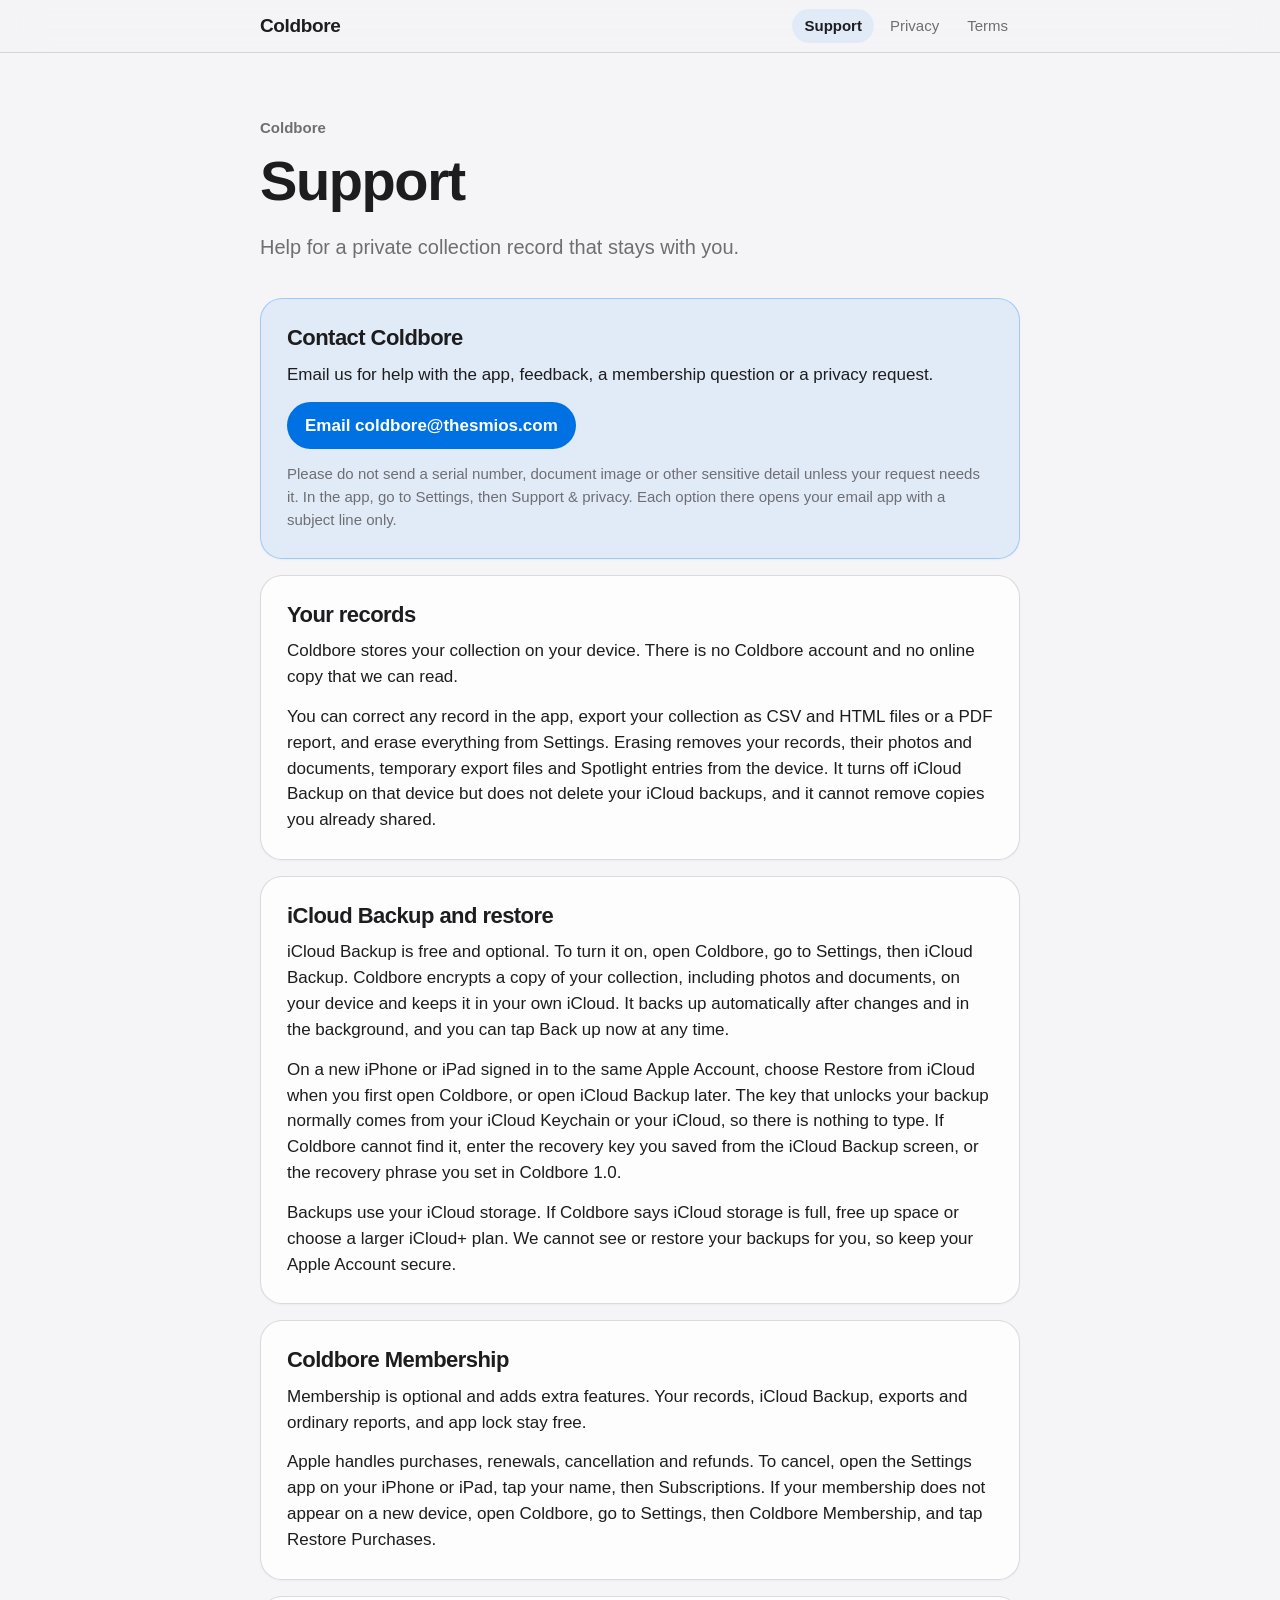
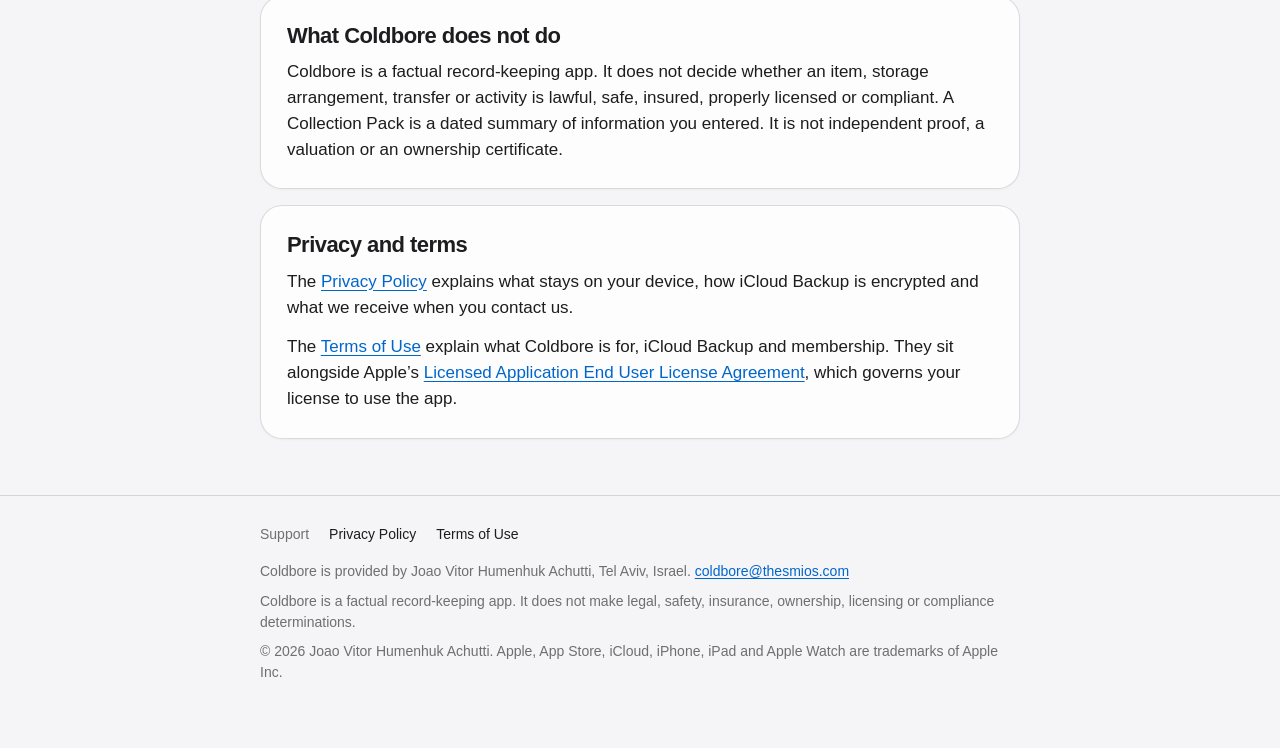
<file: index.html>
<!doctype html>
<html lang="en-US">
<head>
<meta charset="utf-8">
<meta name="viewport" content="width=device-width, initial-scale=1">
<meta http-equiv="refresh" content="0; url=coldbore/support/">
<title>Coldbore</title>
<link rel="icon" href="coldbore/favicon.svg" type="image/svg+xml">
<link rel="apple-touch-icon" href="coldbore/apple-touch-icon.png">
</head>
<body>
<p><a href="coldbore/support/">Coldbore support</a> · <a href="coldbore/privacy/">Privacy Policy</a> · <a href="coldbore/terms/">Terms of Use</a></p>
</body>
</html>
</file>
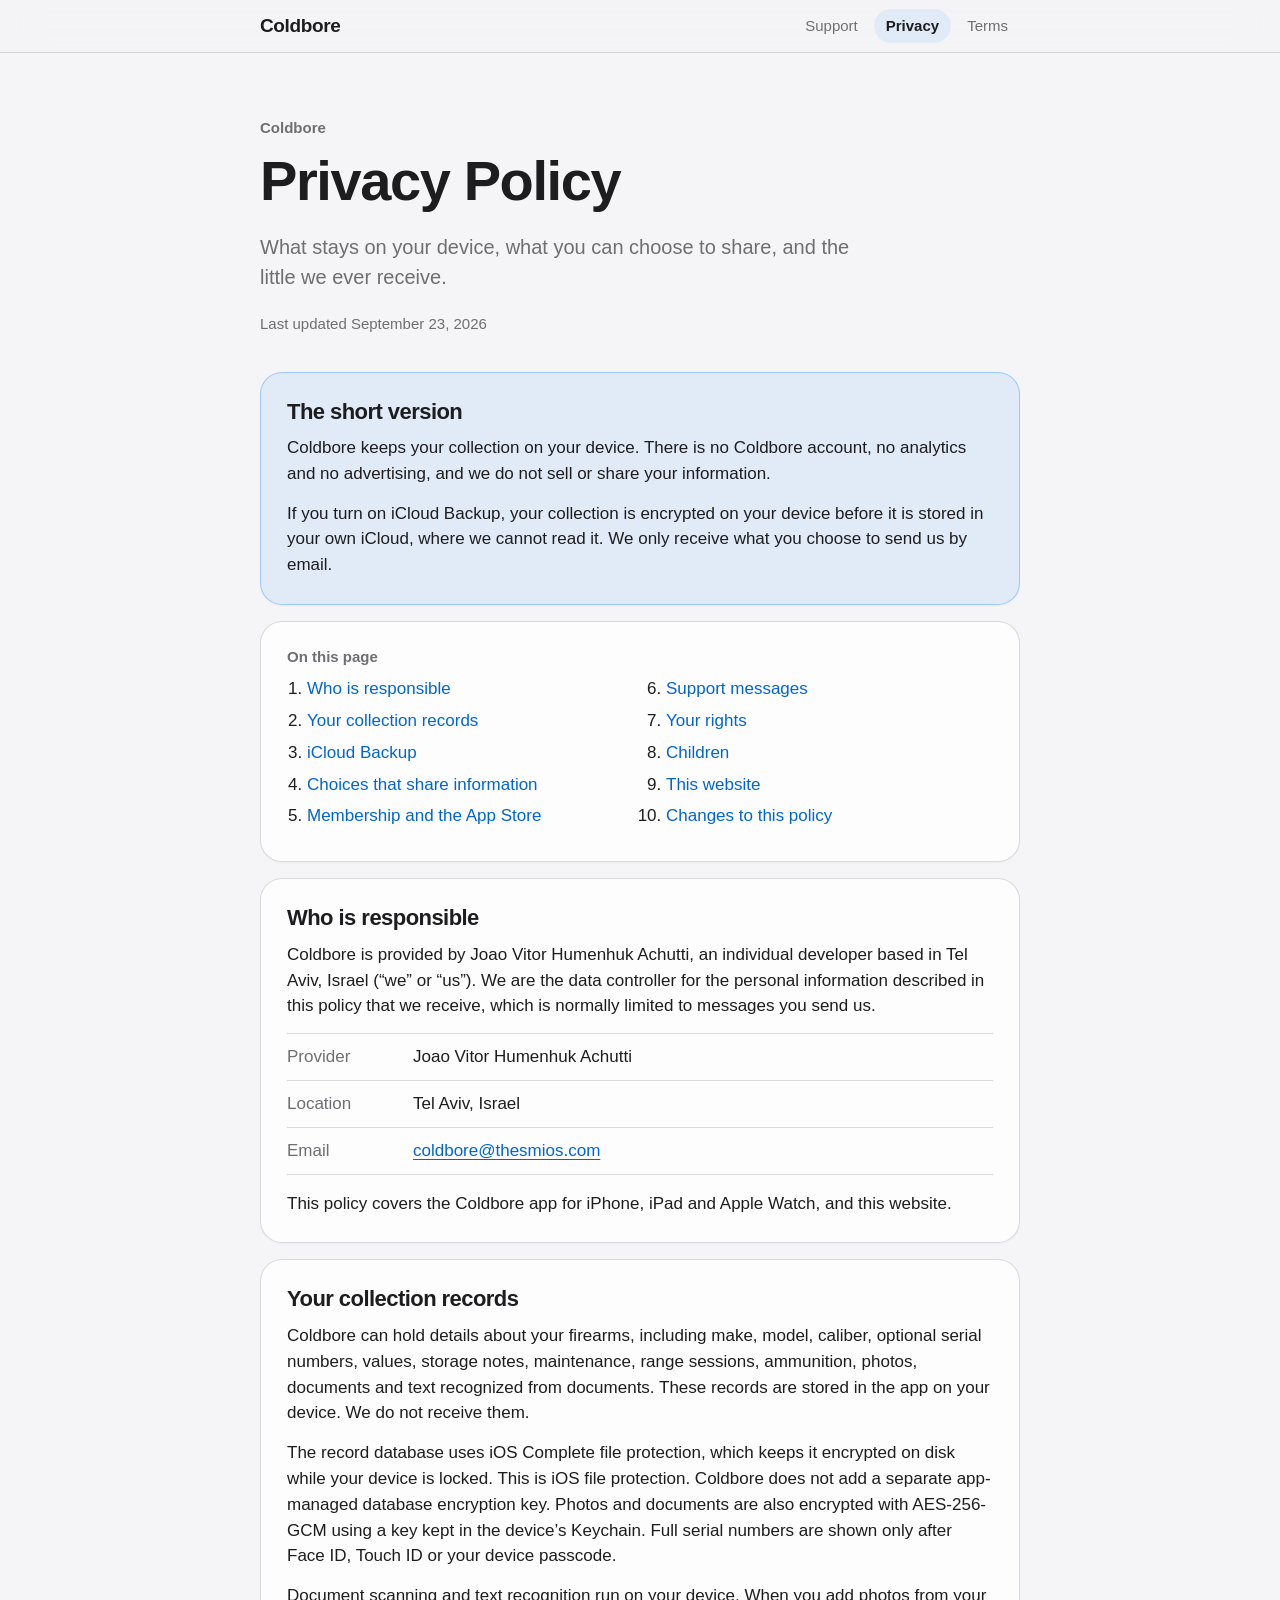
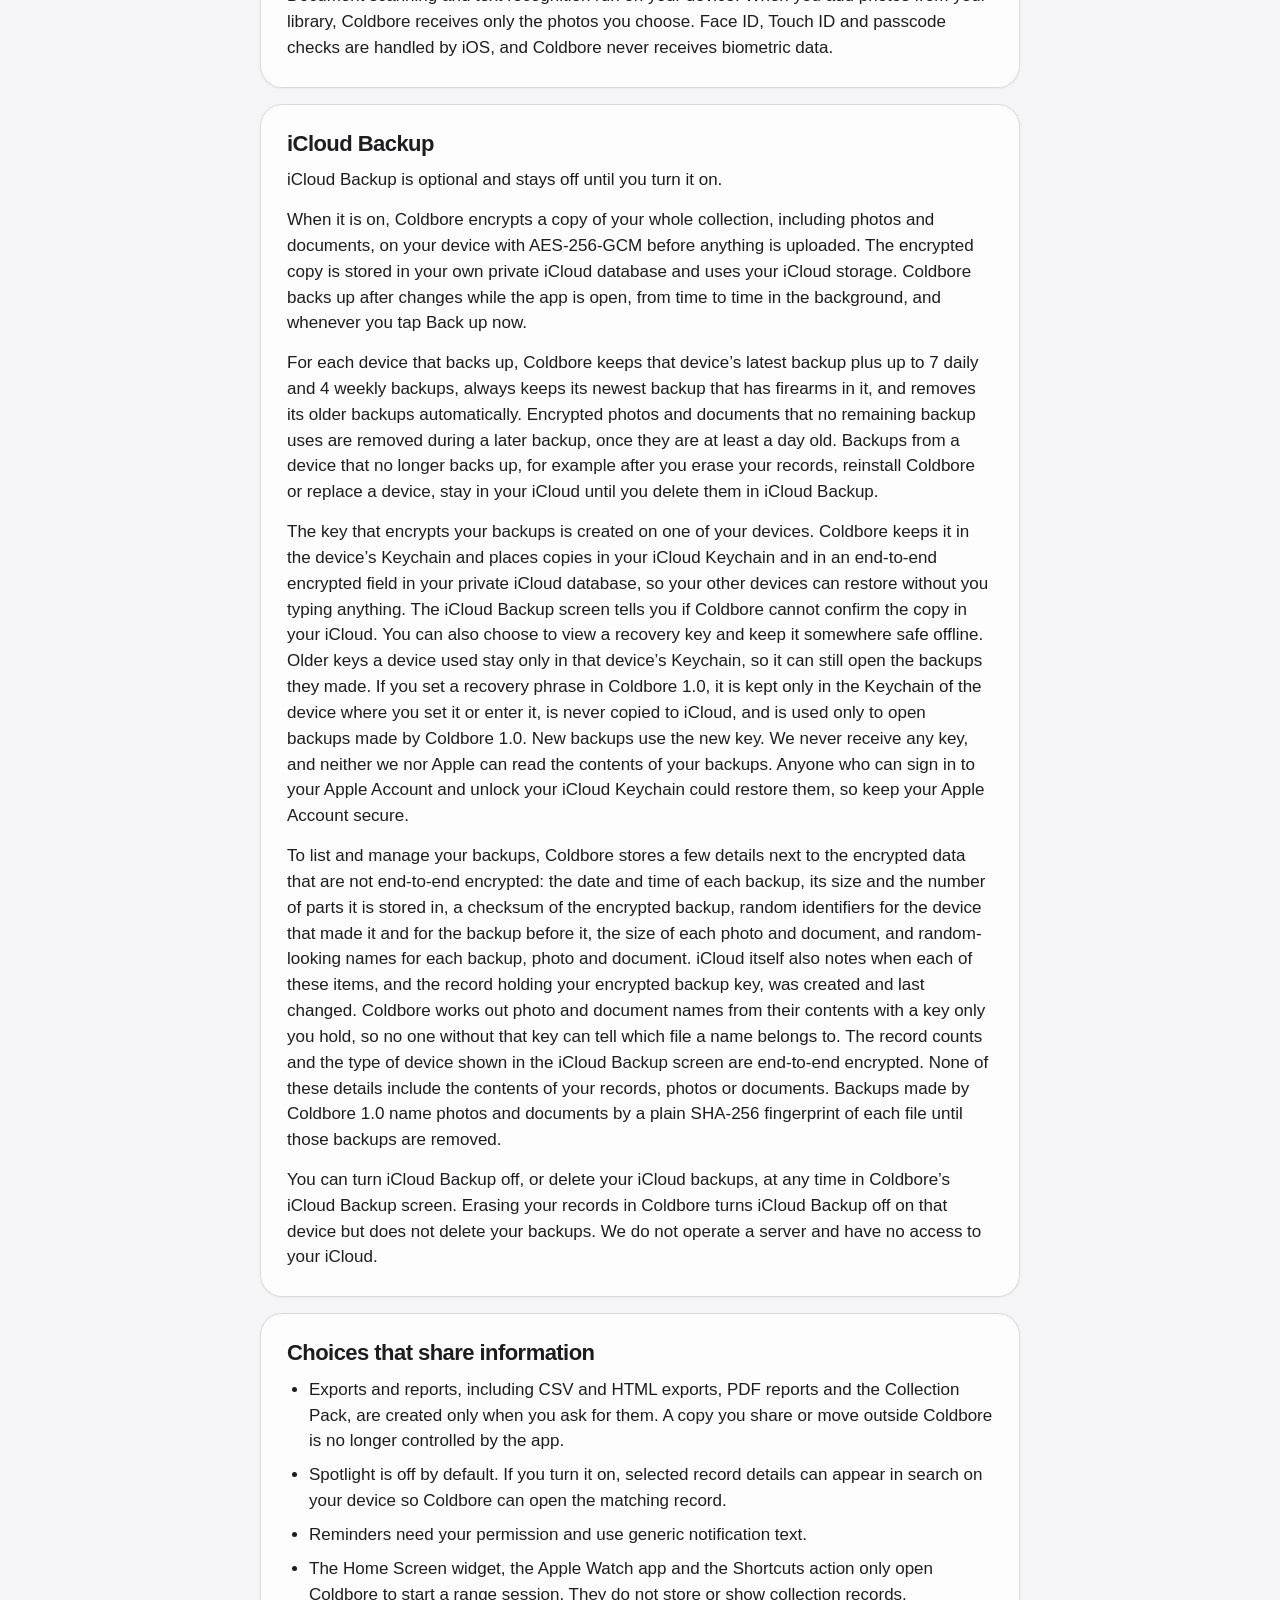
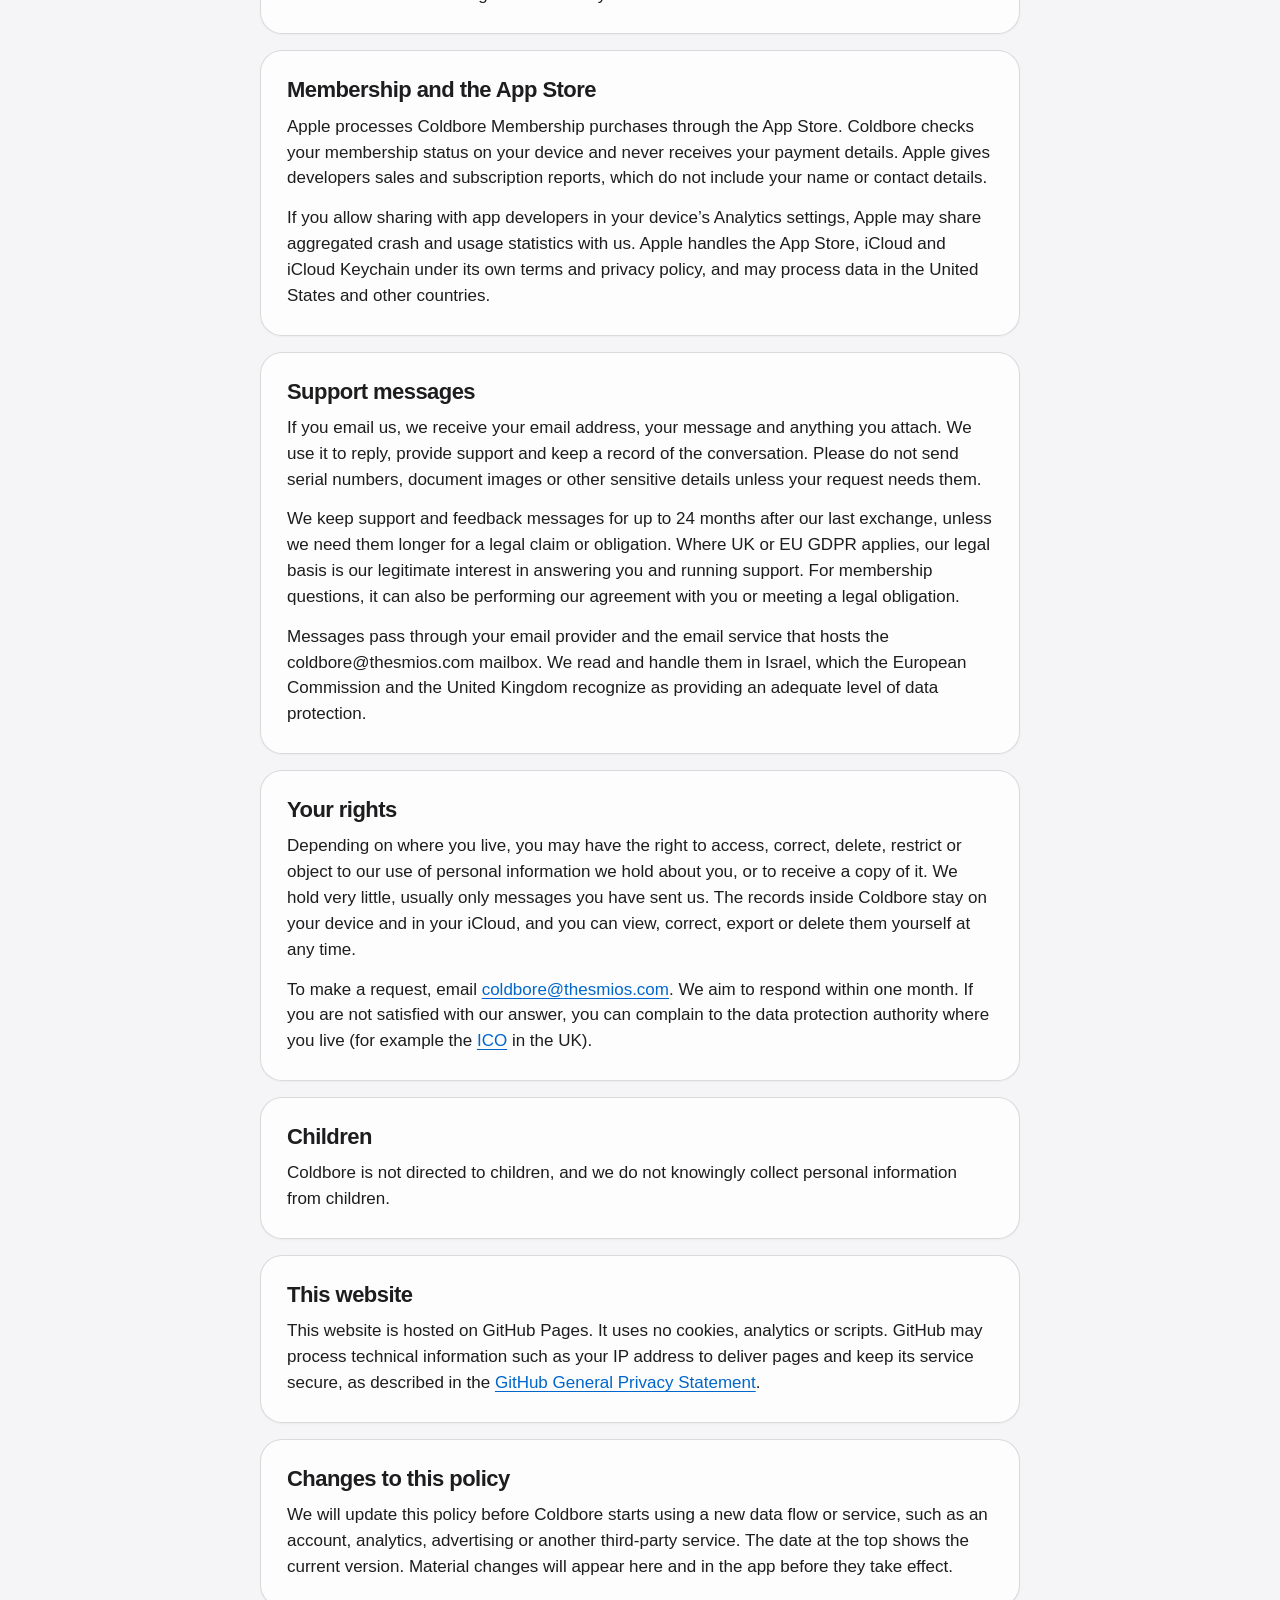
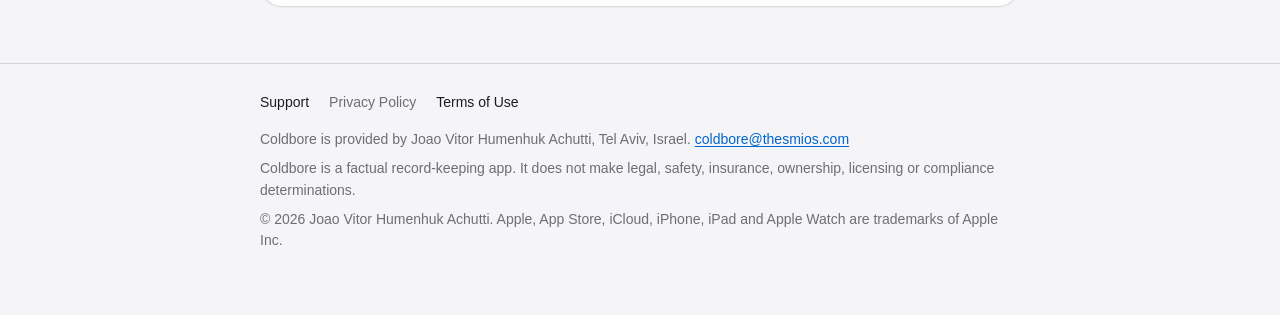
<file: coldbore/privacy/index.html>
<!doctype html>
<html lang="en-US">
  <head>
    <meta charset="utf-8">
    <meta name="viewport" content="width=device-width, initial-scale=1">
    <meta name="color-scheme" content="light dark">
    <meta name="description" content="Privacy Policy for Coldbore, the private collection record app. What stays on your device, how iCloud Backup is encrypted, and what we receive.">
    <title>Privacy Policy | Coldbore</title>
    <link rel="stylesheet" href="../site.css">
    <link rel="icon" href="../favicon.svg" type="image/svg+xml">
    <link rel="icon" href="../favicon-32.png" sizes="32x32" type="image/png">
    <link rel="icon" href="../favicon-48.png" sizes="48x48" type="image/png">
    <link rel="apple-touch-icon" href="../apple-touch-icon.png">
  </head>
  <body>
    <a class="skip-link" href="#content">Skip to content</a>
    <header class="site-header">
      <div class="wrap">
        <a class="brand" href="../support/">Coldbore</a>
        <nav class="site-nav" aria-label="Coldbore pages">
          <a href="../support/">Support</a>
          <a href="../privacy/" aria-current="page">Privacy</a>
          <a href="../terms/">Terms</a>
        </nav>
      </div>
    </header>

    <main id="content">
      <p class="eyebrow">Coldbore</p>
      <h1>Privacy Policy</h1>
      <p class="lede">What stays on your device, what you can choose to share, and the little we ever receive.</p>
      <p class="meta">Last updated September 23, 2026</p>

      <section class="card callout">
        <h2>The short version</h2>
        <p>Coldbore keeps your collection on your device. There is no Coldbore account, no analytics and no advertising, and we do not sell or share your information.</p>
        <p>If you turn on iCloud Backup, your collection is encrypted on your device before it is stored in your own iCloud, where we cannot read it. We only receive what you choose to send us by email.</p>
      </section>

      <nav class="card toc" aria-label="On this page">
        <h2>On this page</h2>
        <ol>
          <li><a href="#responsible">Who is responsible</a></li>
          <li><a href="#records">Your collection records</a></li>
          <li><a href="#icloud-backup">iCloud Backup</a></li>
          <li><a href="#choices">Choices that share information</a></li>
          <li><a href="#membership">Membership and the App Store</a></li>
          <li><a href="#support">Support messages</a></li>
          <li><a href="#rights">Your rights</a></li>
          <li><a href="#children">Children</a></li>
          <li><a href="#website">This website</a></li>
          <li><a href="#changes">Changes to this policy</a></li>
        </ol>
      </nav>

      <section class="card" id="responsible">
        <h2>Who is responsible</h2>
        <p>Coldbore is provided by Joao Vitor Humenhuk Achutti, an individual developer based in Tel Aviv, Israel (“we” or “us”). We are the data controller for the personal information described in this policy that we receive, which is normally limited to messages you send us.</p>
        <dl class="details">
          <div><dt>Provider</dt><dd>Joao Vitor Humenhuk Achutti</dd></div>
          <div><dt>Location</dt><dd>Tel Aviv, Israel</dd></div>
          <div><dt>Email</dt><dd><a href="mailto:coldbore@thesmios.com?subject=Coldbore%20data-protection%20request">coldbore@thesmios.com</a></dd></div>
        </dl>
        <p>This policy covers the Coldbore app for iPhone, iPad and Apple Watch, and this website.</p>
      </section>

      <section class="card" id="records">
        <h2>Your collection records</h2>
        <p>Coldbore can hold details about your firearms, including make, model, caliber, optional serial numbers, values, storage notes, maintenance, range sessions, ammunition, photos, documents and text recognized from documents. These records are stored in the app on your device. We do not receive them.</p>
        <p>The record database uses iOS Complete file protection, which keeps it encrypted on disk while your device is locked. This is iOS file protection. Coldbore does not add a separate app-managed database encryption key. Photos and documents are also encrypted with AES-256-GCM using a key kept in the device’s Keychain. Full serial numbers are shown only after Face ID, Touch ID or your device passcode.</p>
        <p>Document scanning and text recognition run on your device. When you add photos from your library, Coldbore receives only the photos you choose. Face ID, Touch ID and passcode checks are handled by iOS, and Coldbore never receives biometric data.</p>
      </section>

      <section class="card" id="icloud-backup">
        <h2>iCloud Backup</h2>
        <p>iCloud Backup is optional and stays off until you turn it on.</p>
        <p>When it is on, Coldbore encrypts a copy of your whole collection, including photos and documents, on your device with AES-256-GCM before anything is uploaded. The encrypted copy is stored in your own private iCloud database and uses your iCloud storage. Coldbore backs up after changes while the app is open, from time to time in the background, and whenever you tap Back up now.</p>
        <p>For each device that backs up, Coldbore keeps that device’s latest backup plus up to 7 daily and 4 weekly backups, always keeps its newest backup that has firearms in it, and removes its older backups automatically. Encrypted photos and documents that no remaining backup uses are removed during a later backup, once they are at least a day old. Backups from a device that no longer backs up, for example after you erase your records, reinstall Coldbore or replace a device, stay in your iCloud until you delete them in iCloud Backup.</p>
        <p>The key that encrypts your backups is created on one of your devices. Coldbore keeps it in the device’s Keychain and places copies in your iCloud Keychain and in an end-to-end encrypted field in your private iCloud database, so your other devices can restore without you typing anything. The iCloud Backup screen tells you if Coldbore cannot confirm the copy in your iCloud. You can also choose to view a recovery key and keep it somewhere safe offline. Older keys a device used stay only in that device’s Keychain, so it can still open the backups they made. If you set a recovery phrase in Coldbore 1.0, it is kept only in the Keychain of the device where you set it or enter it, is never copied to iCloud, and is used only to open backups made by Coldbore 1.0. New backups use the new key. We never receive any key, and neither we nor Apple can read the contents of your backups. Anyone who can sign in to your Apple Account and unlock your iCloud Keychain could restore them, so keep your Apple Account secure.</p>
        <p>To list and manage your backups, Coldbore stores a few details next to the encrypted data that are not end-to-end encrypted: the date and time of each backup, its size and the number of parts it is stored in, a checksum of the encrypted backup, random identifiers for the device that made it and for the backup before it, the size of each photo and document, and random-looking names for each backup, photo and document. iCloud itself also notes when each of these items, and the record holding your encrypted backup key, was created and last changed. Coldbore works out photo and document names from their contents with a key only you hold, so no one without that key can tell which file a name belongs to. The record counts and the type of device shown in the iCloud Backup screen are end-to-end encrypted. None of these details include the contents of your records, photos or documents. Backups made by Coldbore 1.0 name photos and documents by a plain SHA-256 fingerprint of each file until those backups are removed.</p>
        <p>You can turn iCloud Backup off, or delete your iCloud backups, at any time in Coldbore’s iCloud Backup screen. Erasing your records in Coldbore turns iCloud Backup off on that device but does not delete your backups. We do not operate a server and have no access to your iCloud.</p>
      </section>

      <section class="card" id="choices">
        <h2>Choices that share information</h2>
        <ul>
          <li>Exports and reports, including CSV and HTML exports, PDF reports and the Collection Pack, are created only when you ask for them. A copy you share or move outside Coldbore is no longer controlled by the app.</li>
          <li>Spotlight is off by default. If you turn it on, selected record details can appear in search on your device so Coldbore can open the matching record.</li>
          <li>Reminders need your permission and use generic notification text.</li>
          <li>The Home Screen widget, the Apple Watch app and the Shortcuts action only open Coldbore to start a range session. They do not store or show collection records.</li>
        </ul>
      </section>

      <section class="card" id="membership">
        <h2>Membership and the App Store</h2>
        <p>Apple processes Coldbore Membership purchases through the App Store. Coldbore checks your membership status on your device and never receives your payment details. Apple gives developers sales and subscription reports, which do not include your name or contact details.</p>
        <p>If you allow sharing with app developers in your device’s Analytics settings, Apple may share aggregated crash and usage statistics with us. Apple handles the App Store, iCloud and iCloud Keychain under its own terms and privacy policy, and may process data in the United States and other countries.</p>
      </section>

      <section class="card" id="support">
        <h2>Support messages</h2>
        <p>If you email us, we receive your email address, your message and anything you attach. We use it to reply, provide support and keep a record of the conversation. Please do not send serial numbers, document images or other sensitive details unless your request needs them.</p>
        <p>We keep support and feedback messages for up to 24 months after our last exchange, unless we need them longer for a legal claim or obligation. Where UK or EU GDPR applies, our legal basis is our legitimate interest in answering you and running support. For membership questions, it can also be performing our agreement with you or meeting a legal obligation.</p>
        <p>Messages pass through your email provider and the email service that hosts the coldbore@thesmios.com mailbox. We read and handle them in Israel, which the European Commission and the United Kingdom recognize as providing an adequate level of data protection.</p>
      </section>

      <section class="card" id="rights">
        <h2>Your rights</h2>
        <p>Depending on where you live, you may have the right to access, correct, delete, restrict or object to our use of personal information we hold about you, or to receive a copy of it. We hold very little, usually only messages you have sent us. The records inside Coldbore stay on your device and in your iCloud, and you can view, correct, export or delete them yourself at any time.</p>
        <p>To make a request, email <a href="mailto:coldbore@thesmios.com?subject=Coldbore%20data-protection%20request">coldbore@thesmios.com</a>. We aim to respond within one month. If you are not satisfied with our answer, you can complain to the data protection authority where you live (for example the <a href="https://ico.org.uk">ICO</a> in the UK).</p>
      </section>

      <section class="card" id="children">
        <h2>Children</h2>
        <p>Coldbore is not directed to children, and we do not knowingly collect personal information from children.</p>
      </section>

      <section class="card" id="website">
        <h2>This website</h2>
        <p>This website is hosted on GitHub Pages. It uses no cookies, analytics or scripts. GitHub may process technical information such as your IP address to deliver pages and keep its service secure, as described in the <a href="https://docs.github.com/en/site-policy/privacy-policies/github-general-privacy-statement">GitHub General Privacy Statement</a>.</p>
      </section>

      <section class="card" id="changes">
        <h2>Changes to this policy</h2>
        <p>We will update this policy before Coldbore starts using a new data flow or service, such as an account, analytics, advertising or another third-party service. The date at the top shows the current version. Material changes will appear here and in the app before they take effect.</p>
      </section>
    </main>

    <footer class="site-footer">
      <div class="wrap">
        <nav class="footer-nav" aria-label="Coldbore pages">
          <a href="../support/">Support</a>
          <a href="../privacy/" aria-current="page">Privacy Policy</a>
          <a href="../terms/">Terms of Use</a>
        </nav>
        <p>Coldbore is provided by Joao Vitor Humenhuk Achutti, Tel Aviv, Israel. <a href="mailto:coldbore@thesmios.com?subject=Coldbore%20support">coldbore@thesmios.com</a></p>
        <p>Coldbore is a factual record-keeping app. It does not make legal, safety, insurance, ownership, licensing or compliance determinations.</p>
        <p>© 2026 Joao Vitor Humenhuk Achutti. Apple, App Store, iCloud, iPhone, iPad and Apple Watch are trademarks of Apple Inc.</p>
      </div>
    </footer>
  </body>
</html>
</file>
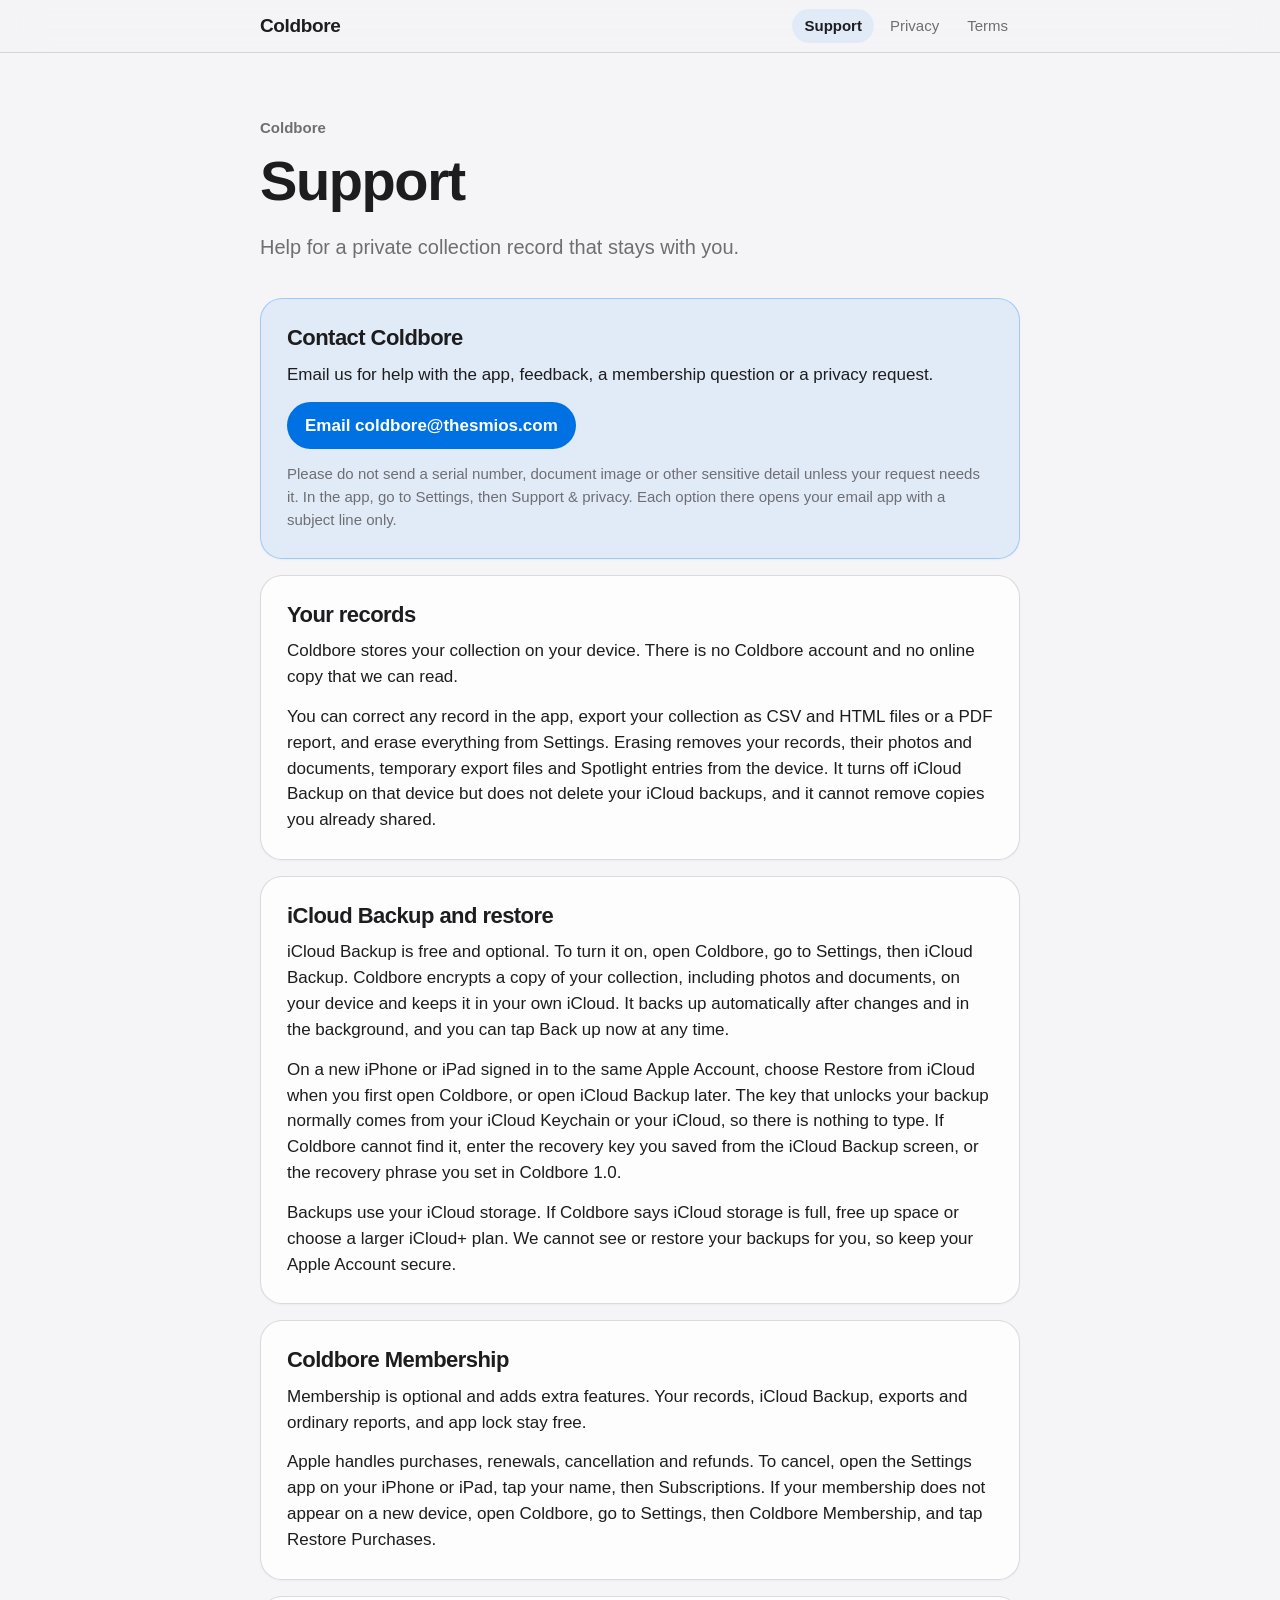
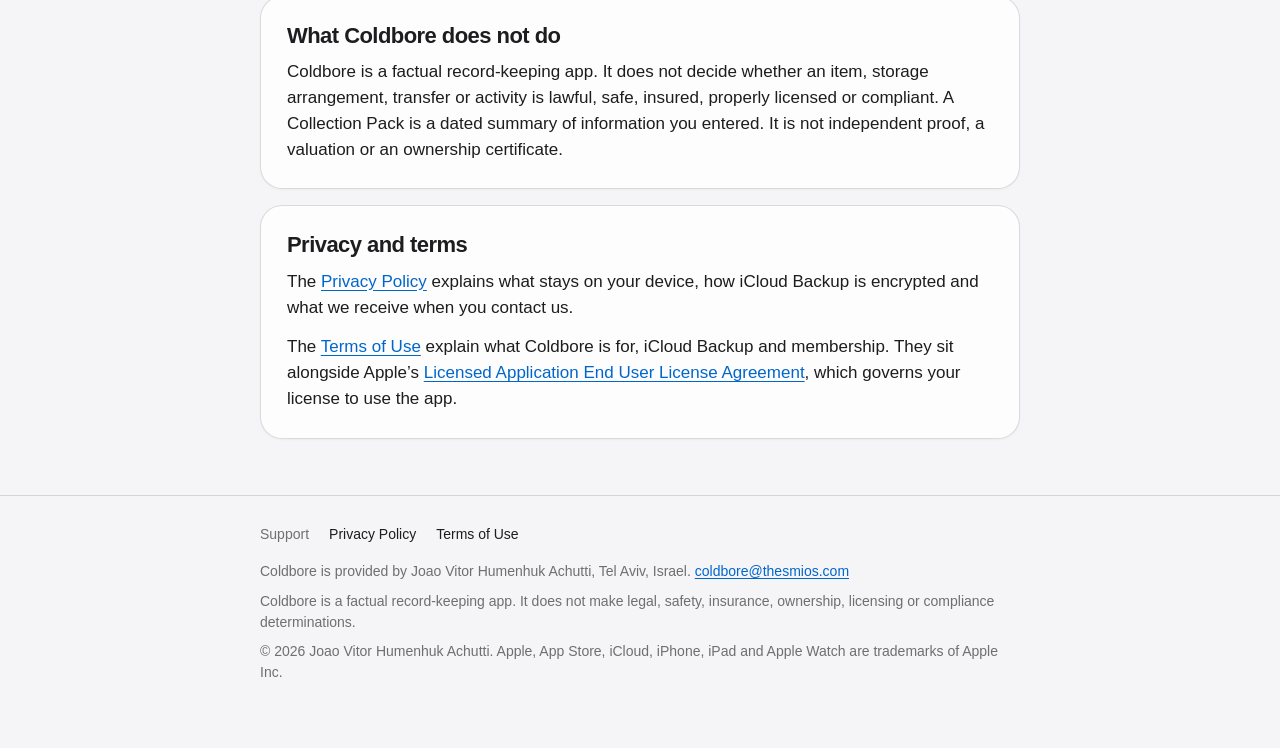
<file: coldbore/support/index.html>
<!doctype html>
<html lang="en-US">
  <head>
    <meta charset="utf-8">
    <meta name="viewport" content="width=device-width, initial-scale=1">
    <meta name="color-scheme" content="light dark">
    <meta name="description" content="Support for Coldbore, the private collection record app: contact, iCloud Backup and restore, membership and privacy.">
    <title>Support | Coldbore</title>
    <link rel="stylesheet" href="../site.css">
    <link rel="icon" href="../favicon.svg" type="image/svg+xml">
    <link rel="icon" href="../favicon-32.png" sizes="32x32" type="image/png">
    <link rel="icon" href="../favicon-48.png" sizes="48x48" type="image/png">
    <link rel="apple-touch-icon" href="../apple-touch-icon.png">
  </head>
  <body>
    <a class="skip-link" href="#content">Skip to content</a>
    <header class="site-header">
      <div class="wrap">
        <a class="brand" href="../support/">Coldbore</a>
        <nav class="site-nav" aria-label="Coldbore pages">
          <a href="../support/" aria-current="page">Support</a>
          <a href="../privacy/">Privacy</a>
          <a href="../terms/">Terms</a>
        </nav>
      </div>
    </header>

    <main id="content">
      <p class="eyebrow">Coldbore</p>
      <h1>Support</h1>
      <p class="lede">Help for a private collection record that stays with you.</p>

      <section class="card callout">
        <h2>Contact Coldbore</h2>
        <p>Email us for help with the app, feedback, a membership question or a privacy request.</p>
        <p><a class="button" href="mailto:coldbore@thesmios.com?subject=Coldbore%20support">Email coldbore@thesmios.com</a></p>
        <p class="note">Please do not send a serial number, document image or other sensitive detail unless your request needs it. In the app, go to Settings, then Support &amp; privacy. Each option there opens your email app with a subject line only.</p>
      </section>

      <section class="card">
        <h2>Your records</h2>
        <p>Coldbore stores your collection on your device. There is no Coldbore account and no online copy that we can read.</p>
        <p>You can correct any record in the app, export your collection as CSV and HTML files or a PDF report, and erase everything from Settings. Erasing removes your records, their photos and documents, temporary export files and Spotlight entries from the device. It turns off iCloud Backup on that device but does not delete your iCloud backups, and it cannot remove copies you already shared.</p>
      </section>

      <section class="card">
        <h2>iCloud Backup and restore</h2>
        <p>iCloud Backup is free and optional. To turn it on, open Coldbore, go to Settings, then iCloud Backup. Coldbore encrypts a copy of your collection, including photos and documents, on your device and keeps it in your own iCloud. It backs up automatically after changes and in the background, and you can tap Back up now at any time.</p>
        <p>On a new iPhone or iPad signed in to the same Apple Account, choose Restore from iCloud when you first open Coldbore, or open iCloud Backup later. The key that unlocks your backup normally comes from your iCloud Keychain or your iCloud, so there is nothing to type. If Coldbore cannot find it, enter the recovery key you saved from the iCloud Backup screen, or the recovery phrase you set in Coldbore 1.0.</p>
        <p>Backups use your iCloud storage. If Coldbore says iCloud storage is full, free up space or choose a larger iCloud+ plan. We cannot see or restore your backups for you, so keep your Apple Account secure.</p>
      </section>

      <section class="card">
        <h2>Coldbore Membership</h2>
        <p>Membership is optional and adds extra features. Your records, iCloud Backup, exports and ordinary reports, and app lock stay free.</p>
        <p>Apple handles purchases, renewals, cancellation and refunds. To cancel, open the Settings app on your iPhone or iPad, tap your name, then Subscriptions. If your membership does not appear on a new device, open Coldbore, go to Settings, then Coldbore Membership, and tap Restore Purchases.</p>
      </section>

      <section class="card">
        <h2>What Coldbore does not do</h2>
        <p>Coldbore is a factual record-keeping app. It does not decide whether an item, storage arrangement, transfer or activity is lawful, safe, insured, properly licensed or compliant. A Collection Pack is a dated summary of information you entered. It is not independent proof, a valuation or an ownership certificate.</p>
      </section>

      <section class="card">
        <h2>Privacy and terms</h2>
        <p>The <a href="../privacy/">Privacy Policy</a> explains what stays on your device, how iCloud Backup is encrypted and what we receive when you contact us.</p>
        <p>The <a href="../terms/">Terms of Use</a> explain what Coldbore is for, iCloud Backup and membership. They sit alongside Apple’s <a href="https://www.apple.com/legal/internet-services/itunes/dev/stdeula/">Licensed Application End User License Agreement</a>, which governs your license to use the app.</p>
      </section>
    </main>

    <footer class="site-footer">
      <div class="wrap">
        <nav class="footer-nav" aria-label="Coldbore pages">
          <a href="../support/" aria-current="page">Support</a>
          <a href="../privacy/">Privacy Policy</a>
          <a href="../terms/">Terms of Use</a>
        </nav>
        <p>Coldbore is provided by Joao Vitor Humenhuk Achutti, Tel Aviv, Israel. <a href="mailto:coldbore@thesmios.com?subject=Coldbore%20support">coldbore@thesmios.com</a></p>
        <p>Coldbore is a factual record-keeping app. It does not make legal, safety, insurance, ownership, licensing or compliance determinations.</p>
        <p>© 2026 Joao Vitor Humenhuk Achutti. Apple, App Store, iCloud, iPhone, iPad and Apple Watch are trademarks of Apple Inc.</p>
      </div>
    </footer>
  </body>
</html>
</file>
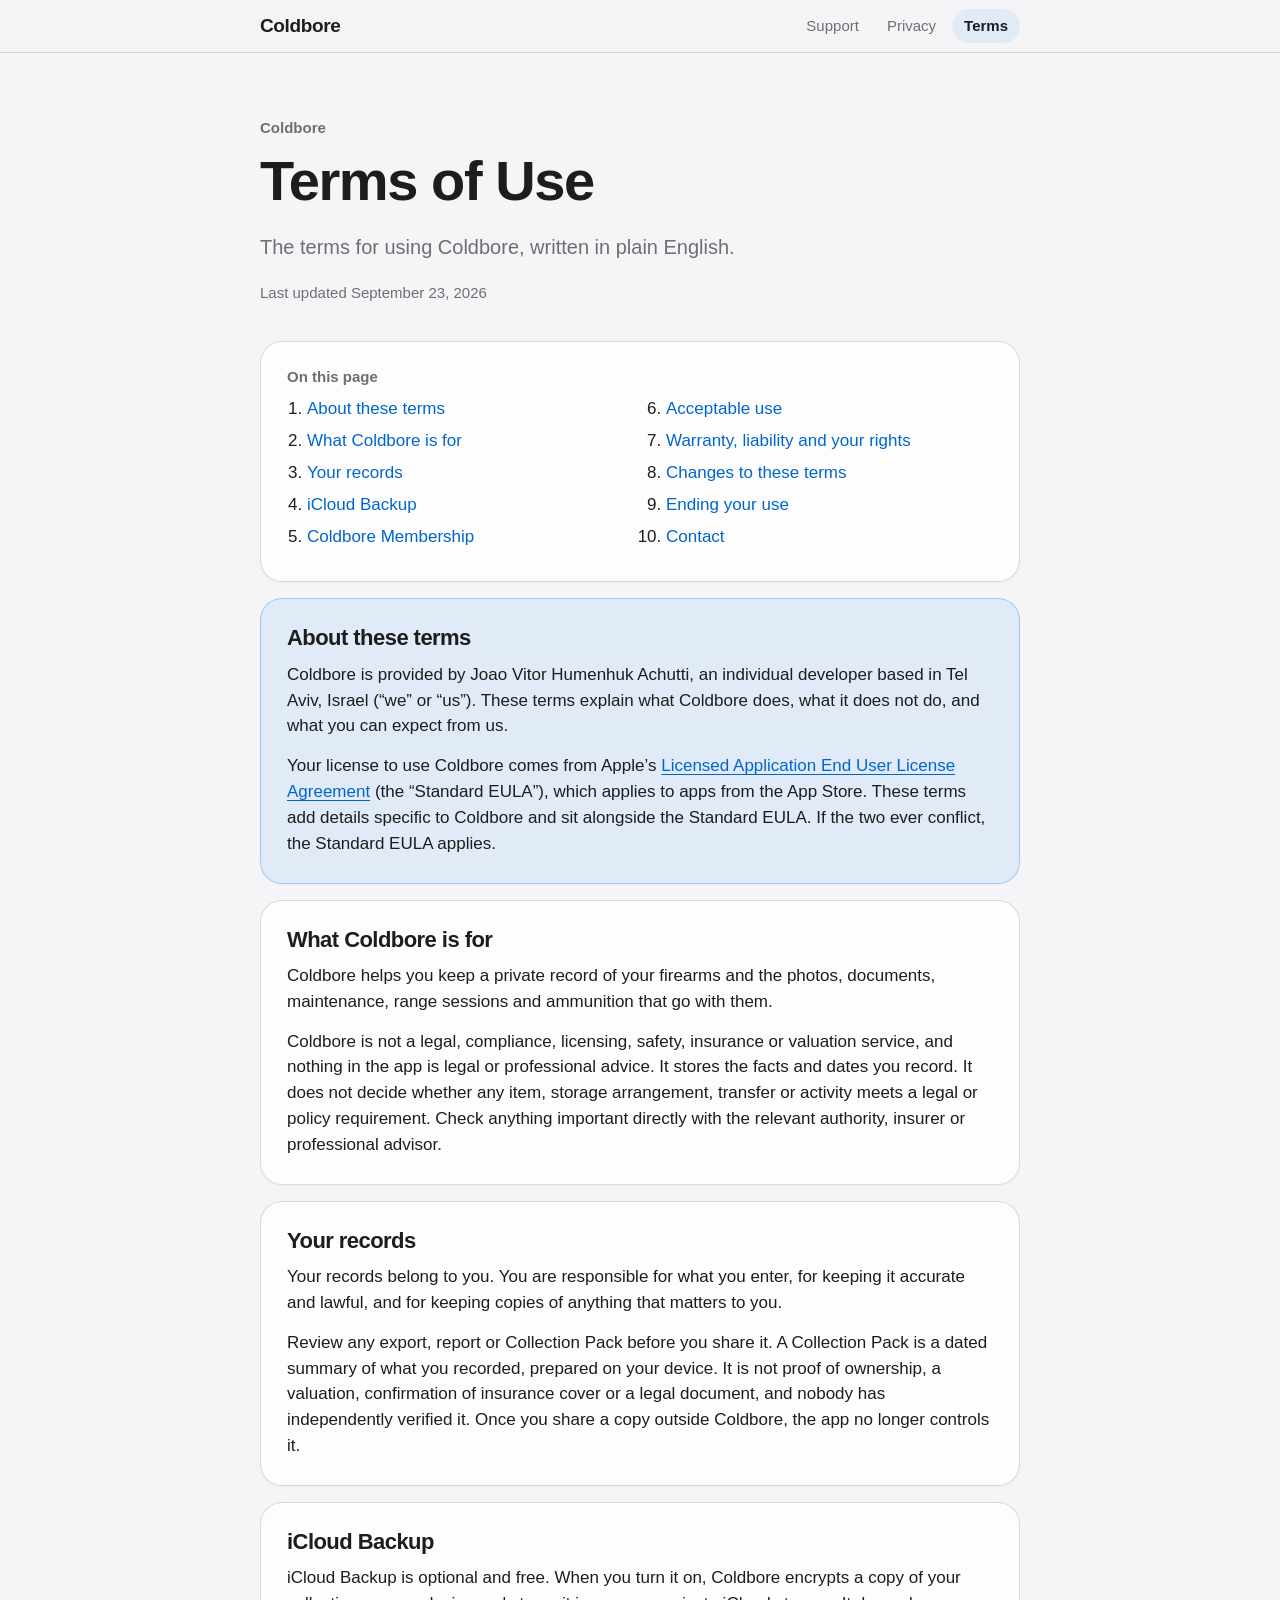
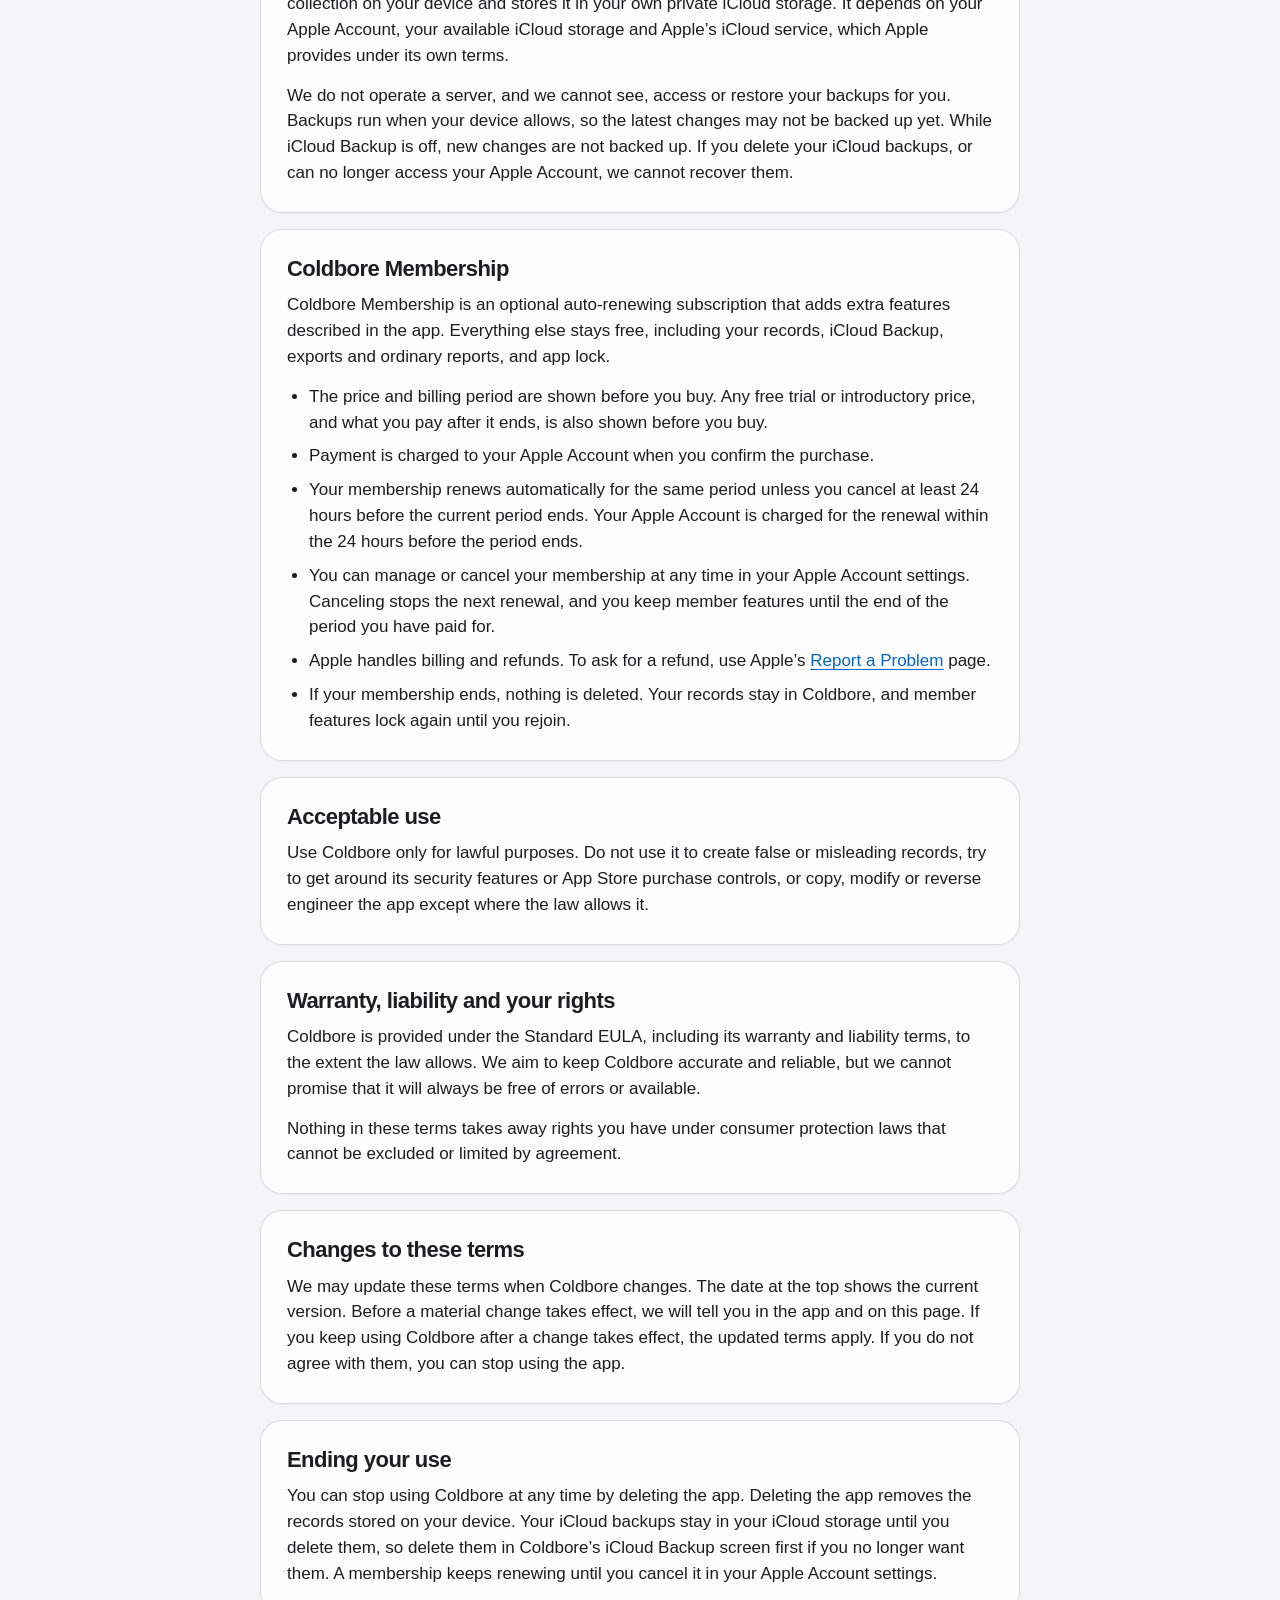
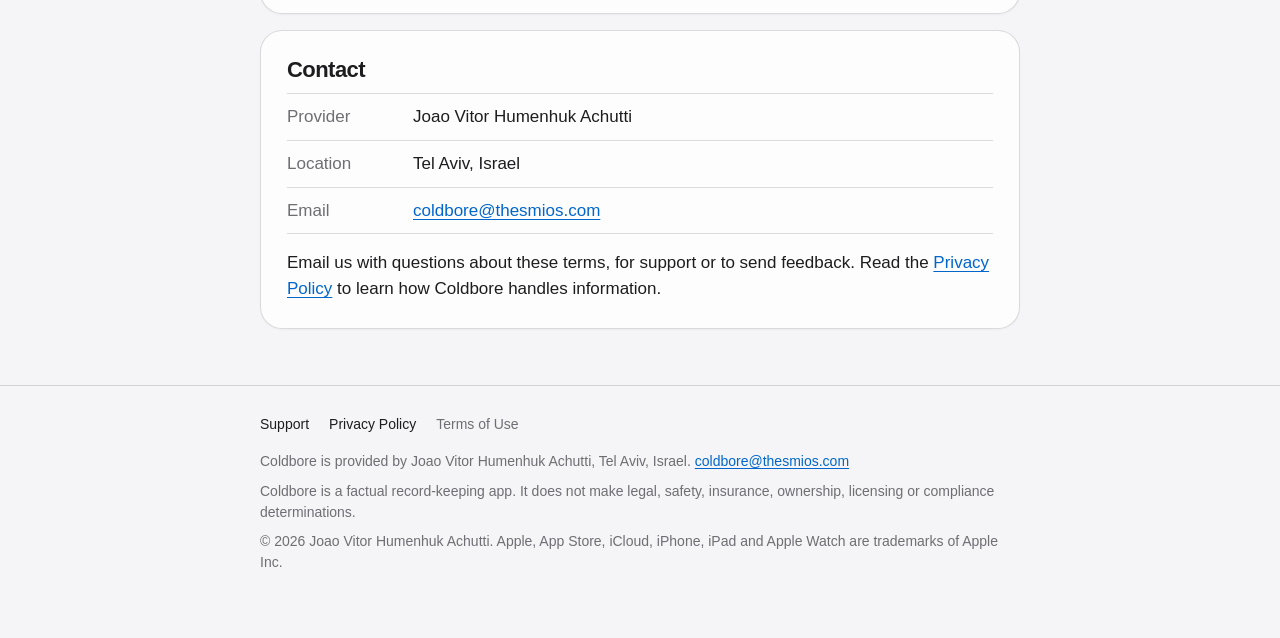
<file: coldbore/terms/index.html>
<!doctype html>
<html lang="en-US">
  <head>
    <meta charset="utf-8">
    <meta name="viewport" content="width=device-width, initial-scale=1">
    <meta name="color-scheme" content="light dark">
    <meta name="description" content="Terms of Use for Coldbore, the private collection record app for iPhone and iPad.">
    <title>Terms of Use | Coldbore</title>
    <link rel="stylesheet" href="../site.css">
    <link rel="icon" href="../favicon.svg" type="image/svg+xml">
    <link rel="icon" href="../favicon-32.png" sizes="32x32" type="image/png">
    <link rel="icon" href="../favicon-48.png" sizes="48x48" type="image/png">
    <link rel="apple-touch-icon" href="../apple-touch-icon.png">
  </head>
  <body>
    <a class="skip-link" href="#content">Skip to content</a>
    <header class="site-header">
      <div class="wrap">
        <a class="brand" href="../support/">Coldbore</a>
        <nav class="site-nav" aria-label="Coldbore pages">
          <a href="../support/">Support</a>
          <a href="../privacy/">Privacy</a>
          <a href="../terms/" aria-current="page">Terms</a>
        </nav>
      </div>
    </header>

    <main id="content">
      <p class="eyebrow">Coldbore</p>
      <h1>Terms of Use</h1>
      <p class="lede">The terms for using Coldbore, written in plain English.</p>
      <p class="meta">Last updated September 23, 2026</p>

      <nav class="card toc" aria-label="On this page">
        <h2>On this page</h2>
        <ol>
          <li><a href="#about">About these terms</a></li>
          <li><a href="#purpose">What Coldbore is for</a></li>
          <li><a href="#records">Your records</a></li>
          <li><a href="#icloud-backup">iCloud Backup</a></li>
          <li><a href="#membership">Coldbore Membership</a></li>
          <li><a href="#use">Acceptable use</a></li>
          <li><a href="#rights">Warranty, liability and your rights</a></li>
          <li><a href="#changes">Changes to these terms</a></li>
          <li><a href="#ending">Ending your use</a></li>
          <li><a href="#contact">Contact</a></li>
        </ol>
      </nav>

      <section class="card callout" id="about">
        <h2>About these terms</h2>
        <p>Coldbore is provided by Joao Vitor Humenhuk Achutti, an individual developer based in Tel Aviv, Israel (“we” or “us”). These terms explain what Coldbore does, what it does not do, and what you can expect from us.</p>
        <p>Your license to use Coldbore comes from Apple’s <a href="https://www.apple.com/legal/internet-services/itunes/dev/stdeula/">Licensed Application End User License Agreement</a> (the “Standard EULA”), which applies to apps from the App Store. These terms add details specific to Coldbore and sit alongside the Standard EULA. If the two ever conflict, the Standard EULA applies.</p>
      </section>

      <section class="card" id="purpose">
        <h2>What Coldbore is for</h2>
        <p>Coldbore helps you keep a private record of your firearms and the photos, documents, maintenance, range sessions and ammunition that go with them.</p>
        <p>Coldbore is not a legal, compliance, licensing, safety, insurance or valuation service, and nothing in the app is legal or professional advice. It stores the facts and dates you record. It does not decide whether any item, storage arrangement, transfer or activity meets a legal or policy requirement. Check anything important directly with the relevant authority, insurer or professional advisor.</p>
      </section>

      <section class="card" id="records">
        <h2>Your records</h2>
        <p>Your records belong to you. You are responsible for what you enter, for keeping it accurate and lawful, and for keeping copies of anything that matters to you.</p>
        <p>Review any export, report or Collection Pack before you share it. A Collection Pack is a dated summary of what you recorded, prepared on your device. It is not proof of ownership, a valuation, confirmation of insurance cover or a legal document, and nobody has independently verified it. Once you share a copy outside Coldbore, the app no longer controls it.</p>
      </section>

      <section class="card" id="icloud-backup">
        <h2>iCloud Backup</h2>
        <p>iCloud Backup is optional and free. When you turn it on, Coldbore encrypts a copy of your collection on your device and stores it in your own private iCloud storage. It depends on your Apple Account, your available iCloud storage and Apple’s iCloud service, which Apple provides under its own terms.</p>
        <p>We do not operate a server, and we cannot see, access or restore your backups for you. Backups run when your device allows, so the latest changes may not be backed up yet. While iCloud Backup is off, new changes are not backed up. If you delete your iCloud backups, or can no longer access your Apple Account, we cannot recover them.</p>
      </section>

      <section class="card" id="membership">
        <h2>Coldbore Membership</h2>
        <p>Coldbore Membership is an optional auto-renewing subscription that adds extra features described in the app. Everything else stays free, including your records, iCloud Backup, exports and ordinary reports, and app lock.</p>
        <ul>
          <li>The price and billing period are shown before you buy. Any free trial or introductory price, and what you pay after it ends, is also shown before you buy.</li>
          <li>Payment is charged to your Apple Account when you confirm the purchase.</li>
          <li>Your membership renews automatically for the same period unless you cancel at least 24 hours before the current period ends. Your Apple Account is charged for the renewal within the 24 hours before the period ends.</li>
          <li>You can manage or cancel your membership at any time in your Apple Account settings. Canceling stops the next renewal, and you keep member features until the end of the period you have paid for.</li>
          <li>Apple handles billing and refunds. To ask for a refund, use Apple’s <a href="https://reportaproblem.apple.com">Report a Problem</a> page.</li>
          <li>If your membership ends, nothing is deleted. Your records stay in Coldbore, and member features lock again until you rejoin.</li>
        </ul>
      </section>

      <section class="card" id="use">
        <h2>Acceptable use</h2>
        <p>Use Coldbore only for lawful purposes. Do not use it to create false or misleading records, try to get around its security features or App Store purchase controls, or copy, modify or reverse engineer the app except where the law allows it.</p>
      </section>

      <section class="card" id="rights">
        <h2>Warranty, liability and your rights</h2>
        <p>Coldbore is provided under the Standard EULA, including its warranty and liability terms, to the extent the law allows. We aim to keep Coldbore accurate and reliable, but we cannot promise that it will always be free of errors or available.</p>
        <p>Nothing in these terms takes away rights you have under consumer protection laws that cannot be excluded or limited by agreement.</p>
      </section>

      <section class="card" id="changes">
        <h2>Changes to these terms</h2>
        <p>We may update these terms when Coldbore changes. The date at the top shows the current version. Before a material change takes effect, we will tell you in the app and on this page. If you keep using Coldbore after a change takes effect, the updated terms apply. If you do not agree with them, you can stop using the app.</p>
      </section>

      <section class="card" id="ending">
        <h2>Ending your use</h2>
        <p>You can stop using Coldbore at any time by deleting the app. Deleting the app removes the records stored on your device. Your iCloud backups stay in your iCloud storage until you delete them, so delete them in Coldbore’s iCloud Backup screen first if you no longer want them. A membership keeps renewing until you cancel it in your Apple Account settings.</p>
      </section>

      <section class="card" id="contact">
        <h2>Contact</h2>
        <dl class="details">
          <div><dt>Provider</dt><dd>Joao Vitor Humenhuk Achutti</dd></div>
          <div><dt>Location</dt><dd>Tel Aviv, Israel</dd></div>
          <div><dt>Email</dt><dd><a href="mailto:coldbore@thesmios.com?subject=Coldbore%20support">coldbore@thesmios.com</a></dd></div>
        </dl>
        <p>Email us with questions about these terms, for support or to send feedback. Read the <a href="../privacy/">Privacy Policy</a> to learn how Coldbore handles information.</p>
      </section>
    </main>

    <footer class="site-footer">
      <div class="wrap">
        <nav class="footer-nav" aria-label="Coldbore pages">
          <a href="../support/">Support</a>
          <a href="../privacy/">Privacy Policy</a>
          <a href="../terms/" aria-current="page">Terms of Use</a>
        </nav>
        <p>Coldbore is provided by Joao Vitor Humenhuk Achutti, Tel Aviv, Israel. <a href="mailto:coldbore@thesmios.com?subject=Coldbore%20support">coldbore@thesmios.com</a></p>
        <p>Coldbore is a factual record-keeping app. It does not make legal, safety, insurance, ownership, licensing or compliance determinations.</p>
        <p>© 2026 Joao Vitor Humenhuk Achutti. Apple, App Store, iCloud, iPhone, iPad and Apple Watch are trademarks of Apple Inc.</p>
      </div>
    </footer>
  </body>
</html>
</file>
<file: coldbore/site.css>
:root {
  color-scheme: light dark;
  --page: #f5f5f7;
  --surface: rgba(255, 255, 255, 0.76);
  --bar: rgba(245, 245, 247, 0.82);
  --ink: #1d1d1f;
  --muted: #6e6e73;
  --line: rgba(60, 60, 67, 0.18);
  --link: #0066cc;
  --accent: #007aff;
  --accent-soft: rgba(0, 122, 255, 0.08);
  --accent-line: rgba(0, 122, 255, 0.3);
  /* White text on this blue is 4.7:1, so the button label passes WCAG AA in both appearances. */
  --button: #0071e3;
  --radius: 22px;
  --measure: 760px;
}

* { box-sizing: border-box; }

html { scroll-padding-top: 76px; }

body {
  margin: 0;
  background: var(--page);
  color: var(--ink);
  font-family: -apple-system, BlinkMacSystemFont, "SF Pro Text", "Helvetica Neue", sans-serif;
  font-size: 17px;
  line-height: 1.52;
  text-rendering: optimizeLegibility;
  -webkit-text-size-adjust: 100%;
}

a { color: var(--link); text-underline-offset: 0.16em; }

a:focus-visible {
  outline: 3px solid var(--accent);
  outline-offset: 2px;
  border-radius: 4px;
}

.wrap,
main {
  width: min(100% - 40px, var(--measure));
  margin: 0 auto;
}

.skip-link {
  position: absolute;
  top: 8px;
  left: 8px;
  z-index: 10;
  padding: 8px 14px;
  border-radius: 999px;
  background: var(--ink);
  color: var(--page);
  font-weight: 600;
  text-decoration: none;
  transform: translateY(-160%);
}

.skip-link:focus { transform: none; }

/* Header and navigation */

.site-header {
  position: sticky;
  top: 0;
  z-index: 5;
  border-bottom: 1px solid var(--line);
  background: var(--bar);
  -webkit-backdrop-filter: saturate(180%) blur(20px);
  backdrop-filter: saturate(180%) blur(20px);
}

.site-header .wrap {
  display: flex;
  align-items: center;
  justify-content: space-between;
  gap: 16px;
  min-height: 52px;
}

.brand {
  color: var(--ink);
  font-size: 19px;
  font-weight: 700;
  letter-spacing: -0.02em;
  text-decoration: none;
}

.site-nav {
  display: flex;
  gap: 4px;
}

.site-nav a {
  padding: 6px 12px;
  border-radius: 999px;
  color: var(--muted);
  font-size: 15px;
  font-weight: 500;
  text-decoration: none;
}

.site-nav a:hover { color: var(--ink); }

.site-nav a[aria-current="page"] {
  background: var(--accent-soft);
  color: var(--ink);
  font-weight: 600;
}

/* Page content */

main { padding: 64px 0 40px; }

.eyebrow {
  margin: 0 0 12px;
  color: var(--muted);
  font-size: 15px;
  font-weight: 600;
}

h1, h2 { letter-spacing: -0.025em; }

h1 {
  margin: 0;
  font-size: clamp(38px, 7vw, 56px);
  line-height: 1.04;
}

h2 {
  margin: 0 0 10px;
  font-size: 22px;
  line-height: 1.2;
}

.lede {
  max-width: 620px;
  margin: 22px 0 0;
  color: var(--muted);
  font-size: 20px;
}

.meta {
  margin: 20px 0 0;
  color: var(--muted);
  font-size: 15px;
}

.lede + .card,
.meta + .card { margin-top: 36px; }

.card {
  margin: 16px 0;
  padding: 26px;
  border: 1px solid var(--line);
  border-radius: var(--radius);
  background: var(--surface);
  box-shadow: 0 1px 2px rgba(0, 0, 0, 0.04);
}

.card > :first-child { margin-top: 0; }
.card > :last-child { margin-bottom: 0; }

p { margin: 0 0 14px; }
ul, ol { margin: 0 0 14px; padding-left: 22px; }
li + li { margin-top: 8px; }

.callout {
  border-color: var(--accent-line);
  background: var(--accent-soft);
}

.note {
  color: var(--muted);
  font-size: 15px;
}

.button {
  display: inline-block;
  padding: 11px 18px;
  border-radius: 999px;
  background: var(--button);
  color: white;
  font-weight: 600;
  text-decoration: none;
}

.button:hover { filter: brightness(1.06); }

/* Table of contents */

.toc h2 {
  color: var(--muted);
  font-size: 15px;
  font-weight: 600;
  letter-spacing: 0;
}

.toc ol {
  columns: 2 240px;
  column-gap: 32px;
  margin: 0;
  padding-left: 20px;
}

.toc li {
  margin: 0 0 6px;
  break-inside: avoid;
}

.toc li + li { margin-top: 0; }

.toc a { text-decoration: none; }
.toc a:hover { text-decoration: underline; }

/* Contact details */

.details {
  margin: 4px 0 16px;
  border-top: 1px solid var(--line);
}

.details div {
  display: flex;
  flex-wrap: wrap;
  gap: 2px 16px;
  padding: 10px 0;
  border-bottom: 1px solid var(--line);
}

.details dt {
  flex: 0 0 110px;
  color: var(--muted);
}

.details dd {
  flex: 1 1 220px;
  margin: 0;
  font-weight: 500;
  overflow-wrap: anywhere;
}

/* Footer */

.site-footer {
  border-top: 1px solid var(--line);
  color: var(--muted);
  font-size: 14px;
}

.site-footer .wrap { padding: 28px 0 56px; }

.site-footer p { margin: 0 0 8px; }

.footer-nav {
  display: flex;
  flex-wrap: wrap;
  gap: 8px 20px;
  margin-bottom: 16px;
}

.footer-nav a {
  color: var(--ink);
  font-weight: 500;
  text-decoration: none;
}

.footer-nav a:hover { text-decoration: underline; }

.footer-nav a[aria-current="page"] { color: var(--muted); }

@media (prefers-color-scheme: dark) {
  :root {
    --page: #000;
    --surface: rgba(44, 44, 46, 0.74);
    --bar: rgba(22, 22, 23, 0.8);
    --ink: #f5f5f7;
    --muted: #a1a1a6;
    --line: rgba(235, 235, 245, 0.18);
    --link: #2997ff;
    --accent: #0a84ff;
    --accent-soft: rgba(10, 132, 255, 0.16);
    --accent-line: rgba(10, 132, 255, 0.4);
  }
}

@media (max-width: 600px) {
  .wrap, main { width: min(100% - 32px, var(--measure)); }
  main { padding-top: 40px; }
  .card { padding: 21px; border-radius: 18px; }
  .brand { font-size: 17px; }
  .site-nav a { padding: 6px 10px; }
}

@media (prefers-reduced-motion: no-preference) {
  html { scroll-behavior: smooth; }
}

@media print {
  .site-header, .skip-link, .toc { display: none; }
  body { background: white; color: black; }
  .card { border-color: #ccc; background: none; box-shadow: none; }
}
</file>
